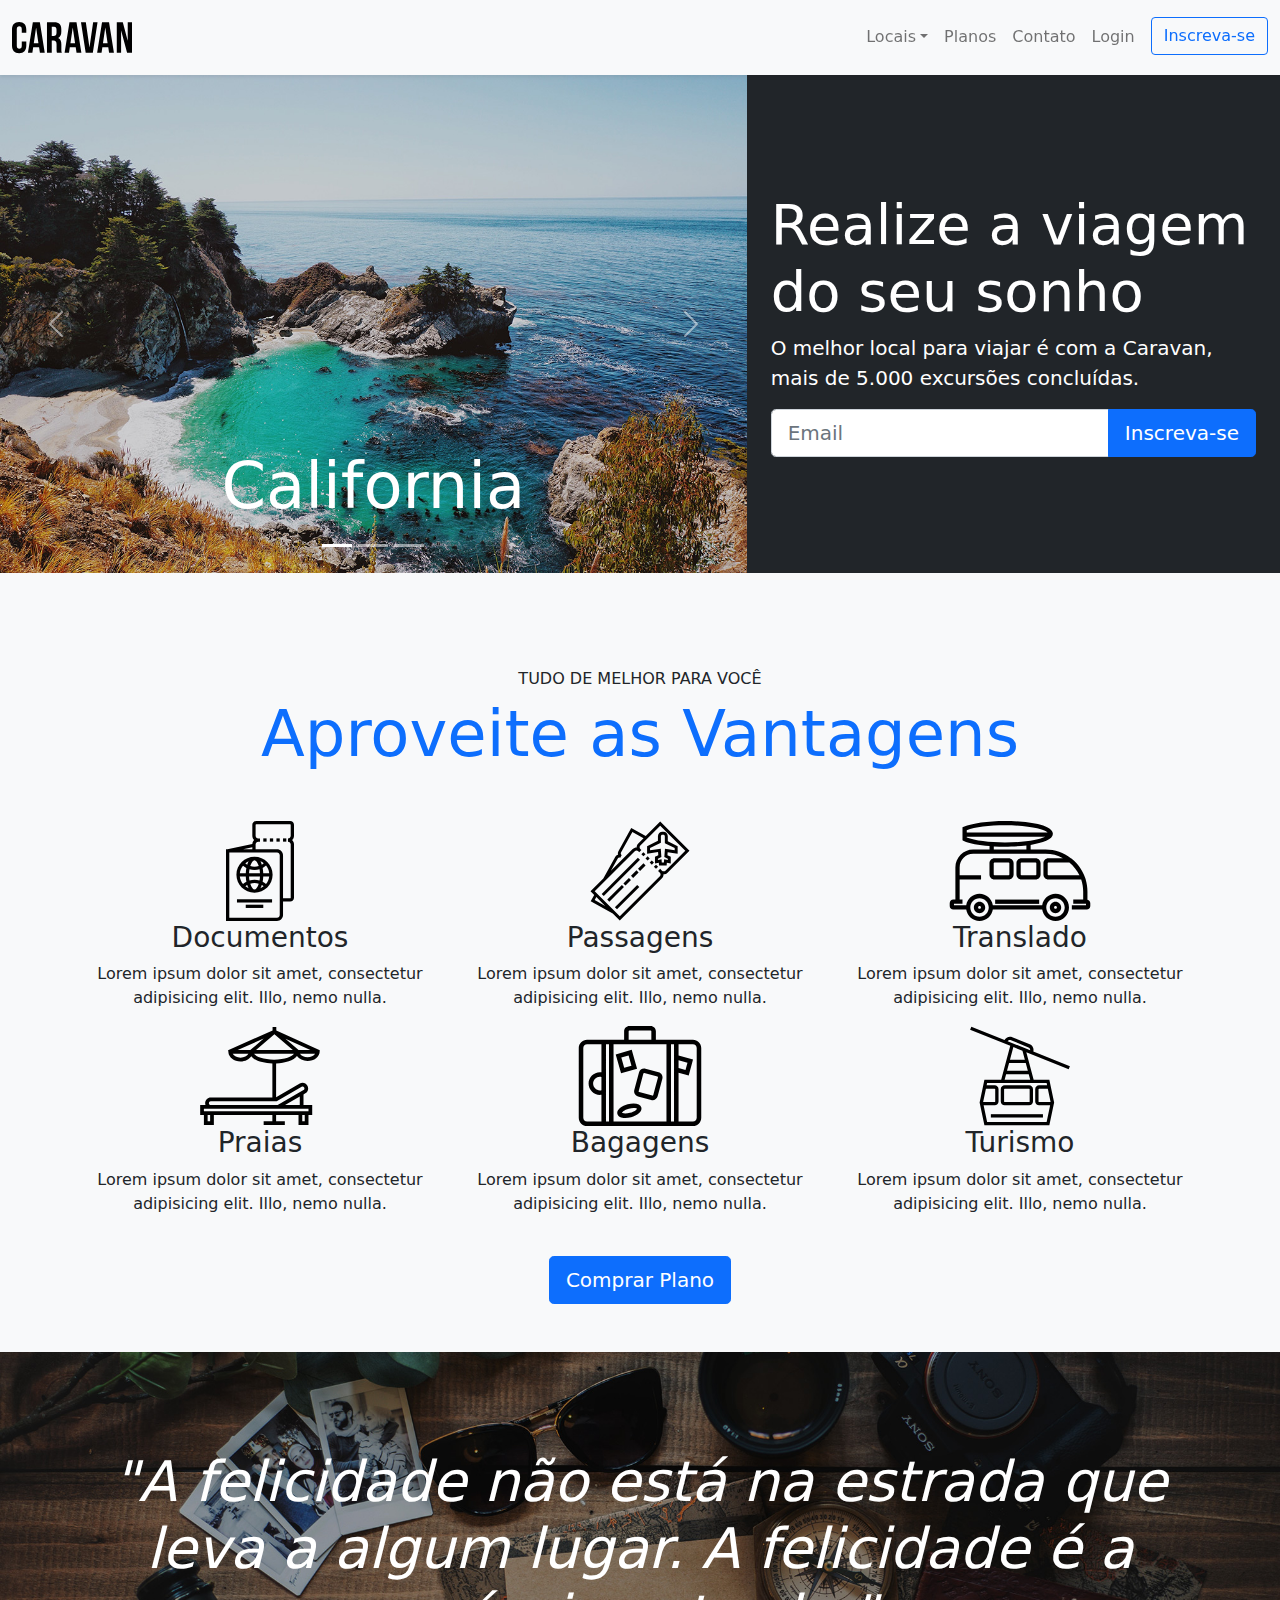
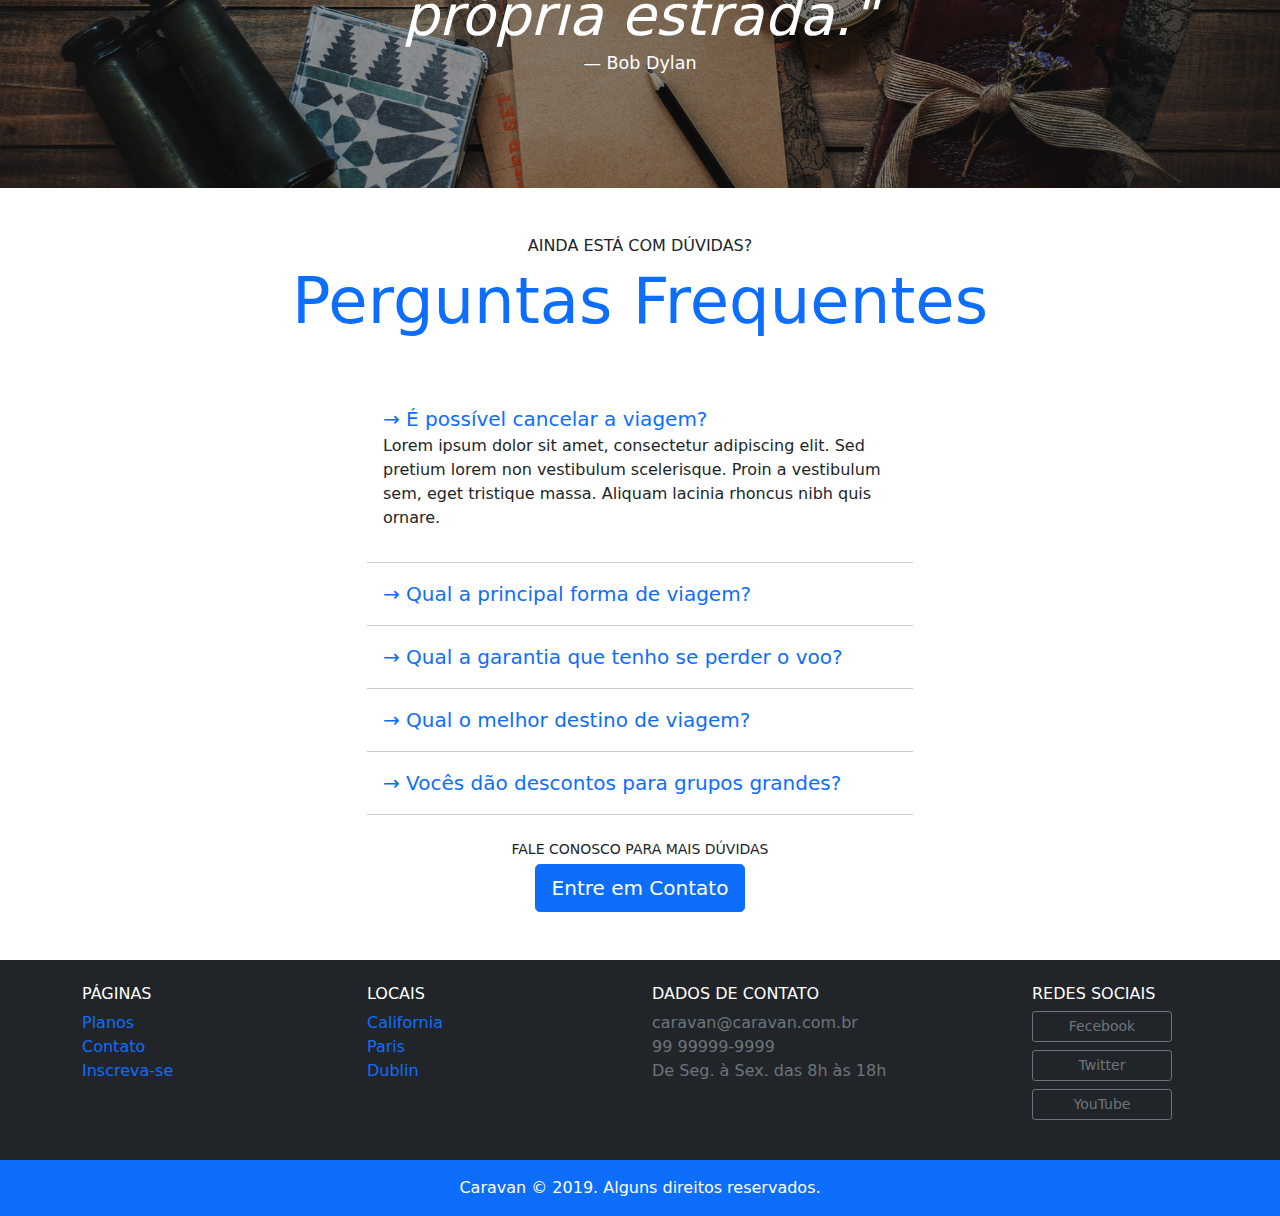
<file: index.html>
<!DOCTYPE html>
<html lang="pt-br">

<head>
    <meta charset="UTF-8">
    <meta http-equiv="X-UA-Compatible" content="IE=edge">
    <meta name="viewport" content="width=device-width, initial-scale=1">

    <link type="text/css" rel="stylesheet" href="css/bootstrap.min.css">
    <link type="text/css" rel="stylesheet" href="css/style.css">

    <title>Caravan</title>
</head>

<body>

    <!-- Modal -->

    <!-- Button trigger modal -->

    <!-- Modal -->
    <div class="modal fade" id="modalLogin" tabindex="-1" aria-labelledby="modalLoginTitulo" aria-hidden="true">
        <div class="modal-dialog">
            <div class="modal-content">
                <div class="modal-header">
                    <h5 class="modal-title" id="modalLoginTitulo">Entre na Sua Conta</h5>
                    <button type="button" class="btn-close" data-bs-dismiss="modal" aria-label="Close"></button>
                </div>
                <div class="modal-body">
                    <form>
                        <div class="mb-3">
                            <label for="loginEmail" class="form-label">Email address</label>
                            <input type="email" class="form-control" id="loginEmail">
                        </div>
                        <div class="mb-3">
                            <label for="loginSenha" class="form-label">Password</label>
                            <input type="password" class="form-control" id="loginSenha">
                        </div>
                        <button type="submit" class="btn btn-primary">Entrar na Conta</button>
                        <small class="form-text d-block text-muted">Esqueceu a senha? <a href="#">Clique aqui</a></small>
                    </form>
                </div>
            </div>
        </div>
    </div>

    <!-- End of Modal -->

    <nav class="navbar navbar-expand-md navbar-light bg-light fixed-top py-3 shadow-sm">
        <div class="container-fluid">
            <a href="index.html" class="navbar-brand">
                <img src="img/caravan.svg" alt="Logo Caravan">
            </a>
            <button class="navbar-toggler" type="button" data-bs-toggle="collapse"
                data-bs-target="#navbarSupportedContent" aria-controls="navbarSupportedContent" aria-expanded="false"
                aria-label="Abrir Navegação">
                <span class="navbar-toggler-icon"></span>
            </button>
            <div id="navbarSupportedContent" class="collapse navbar-collapse">
                <ul class="navbar-nav ms-auto">
                    <li class="nav-item dropdown">
                        <a href="local.html" class="nav-link dropdown-toggle" id="navbarDarkDropdownMenuLink" role="button"
                            data-bs-toggle="dropdown" aria-expanded="false">Locais</a>
                        <ul class="dropdown-menu" aria-labelledby="navbarDarkDropdownMenuLink">
                            <li><a class="dropdown-item" href="local.html">California</a></li>
                            <li><a class="dropdown-item" href="local.html">Paris</a></li>
                            <li><a class="dropdown-item" href="local.html">Dublin</a></li>
                        </ul>
                    </li>
                    <li class="nav-item">
                        <a href="planos.html" class="nav-link">Planos</a>
                    </li>
                    <li class="nav-item">
                        <a href="contato.html" class="nav-link">Contato</a>
                    </li>
                    <li class="nav-item">
                        <a href="#" class="nav-link" data-bs-toggle="modal" data-bs-target="#modalLogin">Login</a>
                    </li>
                    <li class="nav-item">
                        <a href="inscricao.html" class="btn btn-outline-primary ms-md-2">Inscreva-se</a>
                    </li>
                </ul>
            </div>
        </div>
    </nav>

    <section class="container-fluid">
        <div class="row bg-dark">


            <div class="col-lg-7 p-0">

                <div id="carouselCidades" class="carousel slide" data-bs-ride="carousel">
                    <div class="carousel-indicators">
                        <button type="button" data-bs-target="#carouselCidades" data-bs-slide-to="0" class="active"
                            aria-current="true" aria-label="Slide 1"></button>
                        <button type="button" data-bs-target="#carouselCidades" data-bs-slide-to="1"
                            aria-label="Slide 2"></button>
                        <button type="button" data-bs-target="#carouselCidades" data-bs-slide-to="2"
                            aria-label="Slide 3"></button>
                    </div>
                    <div class="carousel-inner">
                        <div class="carousel-item active">
                            <img src="img/california.jpg" class="d-block w-100" alt="California">
                            <div class="carousel-caption">
                                <h3 class="display-3">California</h3>
                            </div>
                        </div>
                        <div class="carousel-item">
                            <img src="img/paris.jpg" class="d-block w-100" alt="Paris">
                            <div class="carousel-caption">
                                <h3 class="display-3">Paris</h3>
                            </div>
                        </div>
                        <div class="carousel-item">
                            <img src="img/dublin.jpg" class="d-block w-100" alt="Dublin">
                            <div class="carousel-caption">
                                <h3 class="display-3">Dublin</h3>
                            </div>
                        </div>
                    </div>
                    <button class="carousel-control-prev" type="button" data-bs-target="#carouselCidades"
                        data-bs-slide="prev">
                        <span class="carousel-control-prev-icon" aria-hidden="true"></span>
                        <span class="visually-hidden">Anterior</span>
                    </button>
                    <button class="carousel-control-next" type="button" data-bs-target="#carouselCidades"
                        data-bs-slide="next">
                        <span class="carousel-control-next-icon" aria-hidden="true"></span>
                        <span class="visually-hidden">Proximo</span>
                    </button>
                </div>

            </div>


            <div class="col-lg-5 p-4 text-white align-self-center">
                <h1 class="display-4">Realize a viagem do seu sonho</h1>
                <p class="lead">O melhor local para viajar é com a Caravan, mais de 5.000 excursões concluídas.</p>
                <form action="#">
                    <div class="input-group input-group-lg">
                        <input type="text" class="form-control" placeholder="Email" aria-label="Email"
                            aria-describedby="basic-addon2">
                        <span class="input-group-text btn btn-primary" id="basic-addon2">Inscreva-se</span>
                    </div>
                </form>
            </div>
        </div>
    </section>


    <section class="py-5 bg-light text-center">
        <div class="container">
            <div class="my-5">
                <span class="h6 d-block">TUDO DE MELHOR PARA VOCÊ</span>
                <h2 class="display-3 text-primary">Aproveite as Vantagens</h2>
            </div>
            <div class="row">
                <div class="col-xl-4 col-md-6">
                    <div style="height: 100px;" class="d-flex justify-content-center"><img
                            src="img/icones/passaporte.svg" alt="passaporte">
                    </div>
                    <h3>Documentos</h3>
                    <p>Lorem ipsum dolor sit amet, consectetur adipisicing elit. Illo, nemo nulla.</p>
                </div>
                <div class="col-xl-4 col-md-6">
                    <div style="height: 100px;" class="d-flex justify-content-center"><img
                            src="img/icones/passagens.svg" alt="passagens">
                    </div>
                    <h3>Passagens</h3>
                    <p>Lorem ipsum dolor sit amet, consectetur adipisicing elit. Illo, nemo nulla.</p>
                </div>
                <div class="col-xl-4 col-md-6">
                    <div style="height: 100px;" class="d-flex justify-content-center"><img
                            src="img/icones/translado.svg" alt="translado">
                    </div>
                    <h3>Translado</h3>
                    <p>Lorem ipsum dolor sit amet, consectetur adipisicing elit. Illo, nemo nulla.</p>
                </div>
                <div class="col-xl-4 col-md-6">
                    <div style="height: 100px;" class="d-flex justify-content-center"><img src="img/icones/praias.svg"
                            alt="praias"></div>
                    <h3>Praias</h3>
                    <p>Lorem ipsum dolor sit amet, consectetur adipisicing elit. Illo, nemo nulla.</p>
                </div>
                <div class="col-xl-4 col-md-6">
                    <div style="height: 100px;" class="d-flex justify-content-center"><img src="img/icones/bagagens.svg"
                            alt="bagagens">
                    </div>
                    <h3>Bagagens</h3>
                    <p>Lorem ipsum dolor sit amet, consectetur adipisicing elit. Illo, nemo nulla.</p>
                </div>
                <div class="col-xl-4 col-md-6">
                    <div style="height: 100px;" class="d-flex justify-content-center"><img src="img/icones/turismo.svg"
                            alt="turismo">
                    </div>
                    <h3>Turismo</h3>
                    <p>Lorem ipsum dolor sit amet, consectetur adipisicing elit. Illo, nemo nulla.</p>
                </div>
            </div>
            <a href="planos.html" class="btn btn-primary btn-lg mt-4">Comprar Plano</a>
        </div>
    </section>

    <section id="home-quout" class="p-md-5">
        <blockquote class="blockquote text-center text-white p-md-5 p-3">
            <p class="display-4">
                <em>"A felicidade não está na estrada que leva a algum lugar. A felicidade é a própria
                    estrada."</em>
            </p>
            <footer class="blockquote-footer text-white">Bob Dylan</footer>
        </blockquote>
    </section>

    <section class="container">
        <div class="my-5 text-center">
            <span class="h6 d-block">AINDA ESTÁ COM DÚVIDAS?
            </span>
            <h2 class="display-3 text-primary">Perguntas Frequentes</h2>
        </div>
        <div class="row justify-content-center">

            <div class="col-md-6 " id="perguntasFrequentes" data-bs-target=".pergunta">
                <div class="pergunta">
                    <a class="lead text-decoration-none" data-bs-toggle="collapse" href="#pergunta1" role="button"
                        aria-expanded="false" aria-controls="pergunta1">
                        → É possível cancelar a viagem?
                    </a>
                    <div class="collapse show" id="pergunta1">
                        <p>Lorem ipsum dolor sit amet, consectetur adipiscing elit. Sed pretium lorem non vestibulum
                            scelerisque. Proin a
                            vestibulum sem, eget tristique massa. Aliquam lacinia rhoncus nibh quis ornare.</p>
                    </div>
                </div>
                <div class="pergunta">
                    <a class="lead text-decoration-none" data-bs-toggle="collapse" href="#pergunta2" role="button"
                        aria-expanded="false" aria-controls="pergunta2">
                        → Qual a principal forma de viagem?
                    </a>
                    <div class="collapse" id="pergunta2">
                        <p>Lorem ipsum dolor sit amet, consectetur adipiscing elit. Sed pretium lorem non vestibulum
                            scelerisque. Proin
                            a
                            vestibulum sem, eget tristique massa. Aliquam lacinia rhoncus nibh quis ornare.</p>
                    </div>
                </div>
                <div class="pergunta">
                    <a class="lead text-decoration-none" data-bs-toggle="collapse" href="#pergunta3" role="button"
                        aria-expanded="false" aria-controls="pergunta3">
                        → Qual a garantia que tenho se perder o voo?
                    </a>
                    <div class="collapse" id="pergunta3">
                        <p>Lorem ipsum dolor sit amet, consectetur adipiscing elit. Sed pretium lorem non vestibulum
                            scelerisque. Proin
                            a
                            vestibulum sem, eget tristique massa. Aliquam lacinia rhoncus nibh quis ornare.</p>
                    </div>
                </div>
                <div class="pergunta">
                    <a class="lead text-decoration-none" data-bs-toggle="collapse" href="#pergunta4" role="button"
                        aria-expanded="false" aria-controls="pergunta4">
                        → Qual o melhor destino de viagem?
                    </a>
                    <div class="collapse" id="pergunta4">
                        <p>Lorem ipsum dolor sit amet, consectetur adipiscing elit. Sed pretium lorem non vestibulum
                            scelerisque. Proin
                            a
                            vestibulum sem, eget tristique massa. Aliquam lacinia rhoncus nibh quis ornare.</p>
                    </div>
                </div>
                <div class="pergunta">
                    <a class="lead text-decoration-none" data-bs-toggle="collapse" href="#pergunta5" role="button"
                        aria-expanded="false" aria-controls="pergunta5">
                        → Vocês dão descontos para grupos grandes?
                    </a>
                    <div class="collapse" id="pergunta5">
                        <p>Lorem ipsum dolor sit amet, consectetur adipiscing elit. Sed pretium lorem non vestibulum
                            scelerisque. Proin
                            a
                            vestibulum sem, eget tristique massa. Aliquam lacinia rhoncus nibh quis ornare.</p>
                    </div>
                </div>

            </div>
        </div>
        <div class="text-center my-4">
            <p class="small m-1">FALE CONOSCO PARA MAIS DÚVIDAS</p>
            <a class="btn btn-primary btn-lg" href="contato.html">Entre em Contato</a>
        </div>
    </section>


    <footer class="bg-dark text-white mt-5">
        <div class="container py-4">
            <div class="row">
                <div class="col-md-3 col-6">
                    <h4 class="h6">PÁGINAS</h4>
                    <ul class="list-unstyled ">
                        <li><a href="planos.html">Planos</a></li>
                        <li><a href="contato.html">Contato</a></li>
                        <li><a href="inscricao.html">Inscreva-se</a></li>
                    </ul>
                </div>
                <div class="col-md-3 col-6">
                    <h4 class="h6">LOCAIS</h4>
                    <ul class="list-unstyled">
                        <li><a href="california.html">California</a></li>
                        <li><a href="paris.html">Paris</a></li>
                        <li><a href="dublin.html">Dublin</a></li>
                    </ul>
                </div>
                <div class="col-md-4">
                    <h4 class="h6">DADOS DE CONTATO</h4>
                    <ul class="list-unstyled ">
                        <li><a class="text-secondary" href="#">caravan@caravan.com.br</a></li>
                        <li><a class="text-secondary" href="#">99 99999-9999</a></li>
                        <li><a class="text-secondary" href="#">De Seg. à Sex. das 8h às 18h</a></li>
                    </ul>
                </div>
                <div class="col-md-2">
                    <h4 class="h6">REDES SOCIAIS</h4>
                    <ul class="list-unstyled">
                        <li><a style="max-width: 140px;" href="#"
                                class="btn btn-sm btn-outline-secondary d-block mb-2">Fecebook</a></li>
                        <li><a style="max-width: 140px;" href="#"
                                class="btn btn-sm btn-outline-secondary d-block mb-2">Twitter</a></li>
                        <li><a style="max-width: 140px;" href="#"
                                class="btn btn-sm btn-outline-secondary d-block mb-2">YouTube</a></li>
                    </ul>
                </div>
            </div>
        </div>
        <div class="bg-primary text-center py-3">
            <p class="mb-0">Caravan © 2019. Alguns direitos reservados.</p>
        </div>
    </footer>



    <script type="text/javascript" src="js/bootstrap.bundle.min.js"></script>
    <script type="text/javascript" src="js/main.js"></script>
</body>

</html>
</file>
<file: css/style.css>
body {
  padding-top: 75px;
}

#home-quout {
  background: url("../img/bg-quote.jpg");
  background-size: cover;
  background-position: center center;
}

.pergunta {
  border-bottom: 1px solid #ccc;
  padding: 1rem;
}

footer a {
  text-decoration: none;
}

.lista-plano li {
  padding: 1rem;
  border-bottom: 1px solid rgba(0, 0, 0, .2);
}

.lista-plano li:last-child {
  border: none;
}

@media (max-width: 767px) {
  #home-quout .display-4 {
    font-size: 2.5rem;
  }

  body {
    padding-top: 0;
  }

  .fixed-top {
    position: relative;
  }
}
</file>
